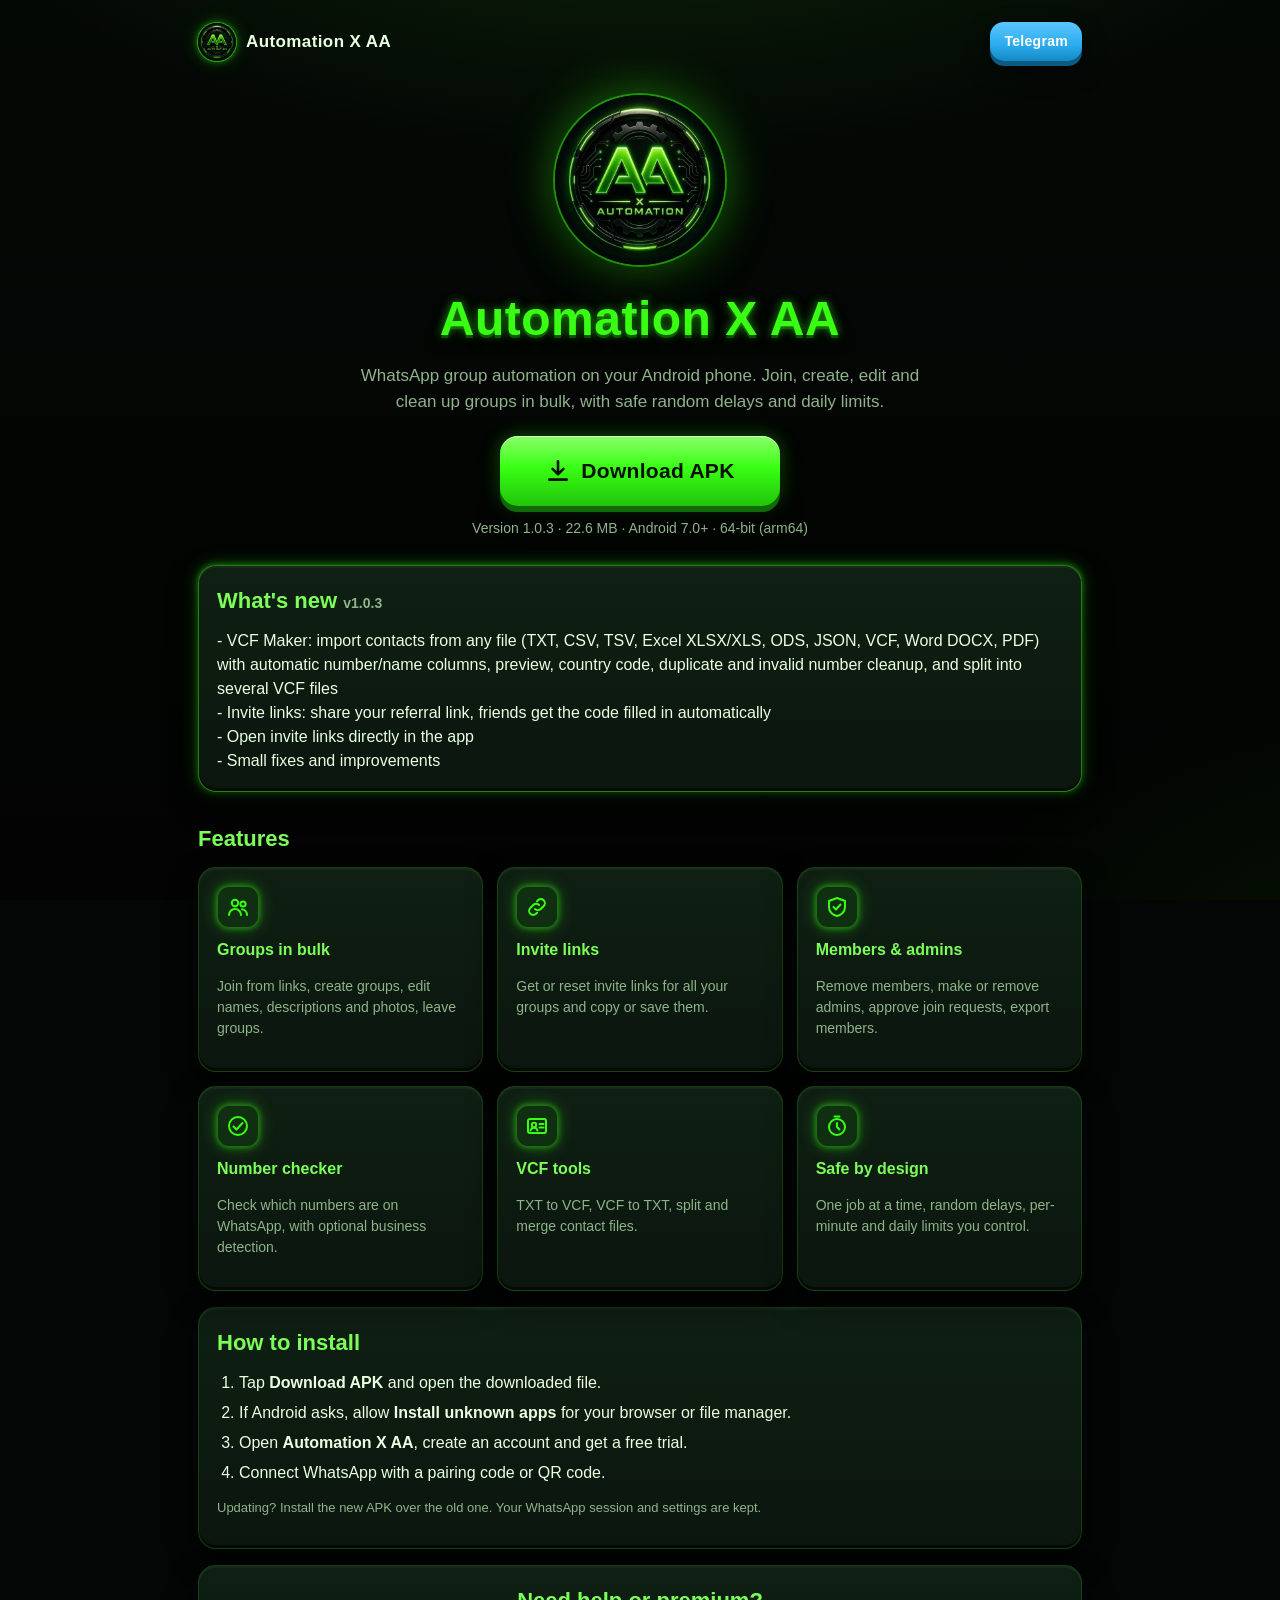
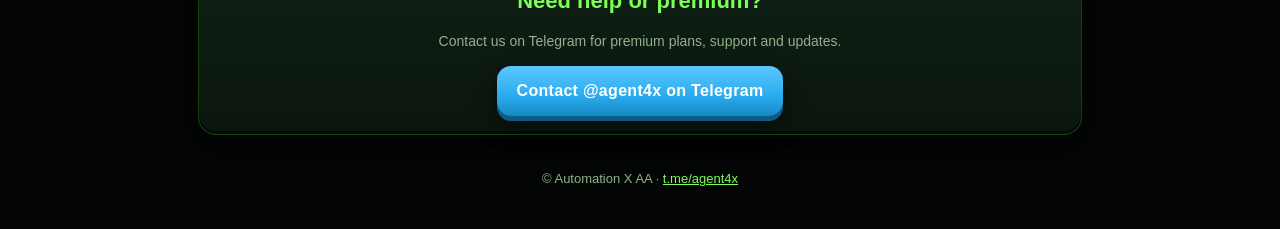
<file: index.html>
<!doctype html>
<html lang="en">
<head>
<meta charset="utf-8">
<meta name="viewport" content="width=device-width, initial-scale=1, viewport-fit=cover">
<title>Automation X AA — WhatsApp group automation for Android</title>
<meta name="description" content="Automation X AA: WhatsApp group automation app for Android. Join, create, edit and manage groups, members and admins, check numbers and build VCF files.">
<meta name="theme-color" content="#030604">
<meta property="og:title" content="Automation X AA">
<meta property="og:description" content="WhatsApp group automation app for Android. Download the APK.">
<meta property="og:image" content="assets/logo.png">
<link rel="icon" type="image/png" href="assets/favicon.png">
<link rel="apple-touch-icon" href="assets/apple-touch-icon.png">
<link rel="stylesheet" href="assets/site.css">
</head>
<body>
<div class="wrap">
  <div class="top">
    <img src="assets/logo.webp" alt="" width="38" height="38"><b>Automation X AA</b><span class="sp"></span>
    <a class="btn tg" href="https://t.me/agent4x" target="_blank" rel="noopener" style="padding:9px 14px;font-size:14px">Telegram</a>
  </div>

  <section class="hero">
    <picture><source srcset="assets/logo.webp" type="image/webp"><img class="logo3d" src="assets/logo.png" alt="Automation X AA logo" width="168" height="168"></picture>
    <h1>Automation X AA</h1>
    <p class="lead">WhatsApp group automation on your Android phone. Join, create, edit and clean up groups in bulk, with safe random delays and daily limits.</p>
    <a class="btn big" id="dl" href="downloads/AutomationXAA-latest.apk" download>
      <svg viewBox="0 0 24 24" fill="none" stroke="currentColor" stroke-width="2.4" stroke-linecap="round" stroke-linejoin="round"><path d="M12 3v12M7 10l5 5 5-5M4 20h16"/></svg>
      Download APK
    </a>
    <div class="ver" id="ver">Android 7.0+ · 64-bit (arm64)</div>
  </section>

  <div class="card glow hidden" id="chg"><h2>What's new <span class="muted" id="chgv"></span></h2><pre class="log" id="chgt"></pre></div>

  <h2 style="margin-top:30px">Features</h2>
  <div class="grid feat">
    <div class="card"><div class="ic"><svg viewBox="0 0 24 24" fill="none" stroke="currentColor" stroke-width="2" stroke-linecap="round" stroke-linejoin="round"><circle cx="9" cy="8" r="3.2"/><path d="M3 20c0-3.3 2.7-6 6-6s6 2.7 6 6"/><circle cx="17" cy="9" r="2.6"/><path d="M16 14.2c2.9.3 5 2.8 5 5.8"/></svg></div><h3>Groups in bulk</h3><p class="muted">Join from links, create groups, edit names, descriptions and photos, leave groups.</p></div>
    <div class="card"><div class="ic"><svg viewBox="0 0 24 24" fill="none" stroke="currentColor" stroke-width="2" stroke-linecap="round" stroke-linejoin="round"><path d="M10 14a4 4 0 0 0 5.7 0l3-3a4 4 0 0 0-5.7-5.7l-1 1"/><path d="M14 10a4 4 0 0 0-5.7 0l-3 3a4 4 0 0 0 5.7 5.7l1-1"/></svg></div><h3>Invite links</h3><p class="muted">Get or reset invite links for all your groups and copy or save them.</p></div>
    <div class="card"><div class="ic"><svg viewBox="0 0 24 24" fill="none" stroke="currentColor" stroke-width="2" stroke-linecap="round" stroke-linejoin="round"><path d="M12 3l8 3v6c0 4.5-3.4 8.3-8 9-4.6-.7-8-4.5-8-9V6z"/><path d="M8.5 12l2.5 2.5 4.5-5"/></svg></div><h3>Members & admins</h3><p class="muted">Remove members, make or remove admins, approve join requests, export members.</p></div>
    <div class="card"><div class="ic"><svg viewBox="0 0 24 24" fill="none" stroke="currentColor" stroke-width="2" stroke-linecap="round" stroke-linejoin="round"><circle cx="12" cy="12" r="9"/><path d="M7.5 12.5l3 3 6-6.5"/></svg></div><h3>Number checker</h3><p class="muted">Check which numbers are on WhatsApp, with optional business detection.</p></div>
    <div class="card"><div class="ic"><svg viewBox="0 0 24 24" fill="none" stroke="currentColor" stroke-width="2" stroke-linecap="round" stroke-linejoin="round"><rect x="3" y="5" width="18" height="14" rx="2"/><circle cx="9" cy="11" r="2.2"/><path d="M5.5 16.5c.6-1.8 2-2.7 3.5-2.7s2.9.9 3.5 2.7M14.5 10h4M14.5 13.5h4"/></svg></div><h3>VCF tools</h3><p class="muted">TXT to VCF, VCF to TXT, split and merge contact files.</p></div>
    <div class="card"><div class="ic"><svg viewBox="0 0 24 24" fill="none" stroke="currentColor" stroke-width="2" stroke-linecap="round" stroke-linejoin="round"><circle cx="12" cy="13" r="8"/><path d="M12 9v4l2.5 2.5M9.5 2.5h5"/></svg></div><h3>Safe by design</h3><p class="muted">One job at a time, random delays, per-minute and daily limits you control.</p></div>
  </div>

  <div class="card">
    <h2>How to install</h2>
    <ol class="steps">
      <li>Tap <b>Download APK</b> and open the downloaded file.</li>
      <li>If Android asks, allow <b>Install unknown apps</b> for your browser or file manager.</li>
      <li>Open <b>Automation X AA</b>, create an account and get a free trial.</li>
      <li>Connect WhatsApp with a pairing code or QR code.</li>
    </ol>
    <p class="muted small">Updating? Install the new APK over the old one. Your WhatsApp session and settings are kept.</p>
  </div>

  <div class="card center">
    <h2>Need help or premium?</h2>
    <p class="muted">Contact us on Telegram for premium plans, support and updates.</p>
    <a class="btn tg" href="https://t.me/agent4x" target="_blank" rel="noopener">Contact @agent4x on Telegram</a>
  </div>

  <footer>© Automation X AA · <a href="https://t.me/agent4x" target="_blank" rel="noopener">t.me/agent4x</a></footer>
</div>
<script>
(function () {
  fetch('downloads/latest.json', { cache: 'no-store' }).then(function (r) { if (!r.ok) throw 0; return r.json(); }).then(function (j) {
    var v = document.getElementById('ver');
    var size = j.size ? ' · ' + (j.size / 1048576).toFixed(1) + ' MB' : '';
    v.textContent = 'Version ' + (j.versionName || '') + size + ' · Android 7.0+ · 64-bit (arm64)';
    if (j.changelog) {
      document.getElementById('chgv').textContent = 'v' + (j.versionName || '');
      document.getElementById('chgt').textContent = j.changelog;
      document.getElementById('chg').classList.remove('hidden');
    }
  }).catch(function () {});
})();
</script>
</body>
</html>
</file>
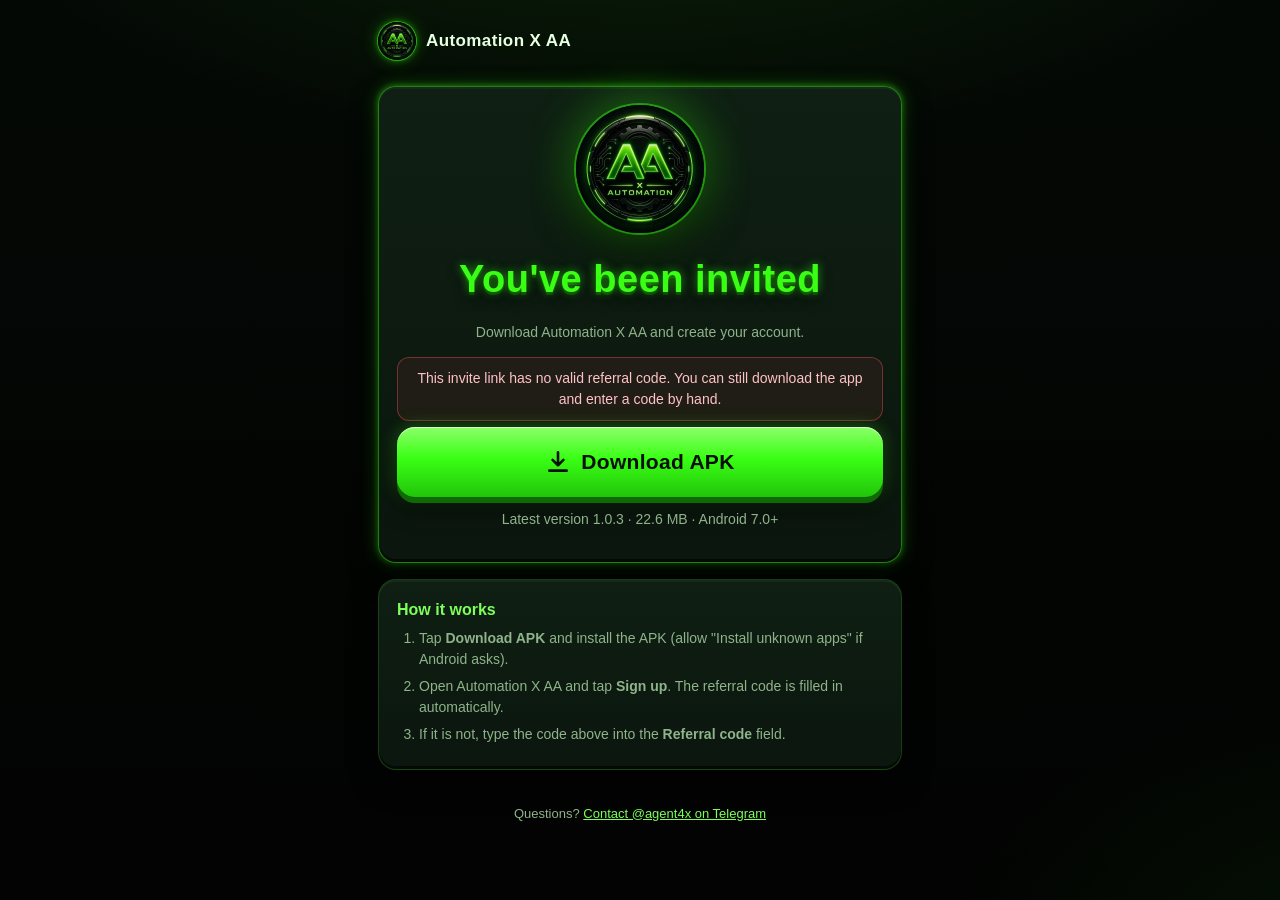
<file: r/index.html>
<!doctype html>
<html lang="en">
<head>
<meta charset="utf-8">
<meta name="viewport" content="width=device-width, initial-scale=1, viewport-fit=cover">
<title>You've been invited — Automation X AA</title>
<meta name="description" content="You've been invited to Automation X AA. Download the app and sign up with this referral code.">
<meta name="theme-color" content="#030604">
<meta name="robots" content="noindex">
<meta property="og:title" content="You've been invited to Automation X AA">
<meta property="og:description" content="Download the app and sign up with my referral code.">
<meta property="og:image" content="../assets/logo.png">
<link rel="icon" type="image/png" href="../assets/favicon.png">
<link rel="stylesheet" href="../assets/site.css">
</head>
<body>
<div class="wrap" style="max-width:560px">
  <div class="top"><a href="../" style="display:flex;align-items:center;gap:10px;color:inherit;text-decoration:none"><img src="../assets/logo.webp" alt="" width="38" height="38"><b>Automation X AA</b></a></div>

  <div class="card glow center" style="margin-top:26px">
    <picture><source srcset="../assets/logo.webp" type="image/webp"><img class="logo3d" src="../assets/logo.png" alt="Automation X AA logo" width="120" height="120" style="width:128px;height:128px"></picture>
    <h1 style="font-size:clamp(26px,7vw,38px)">You've been invited</h1>
    <p class="muted" id="sub">Sign up in Automation X AA with this referral code.</p>
    <div class="code" id="code">—</div>
    <div class="note red hidden" id="bad">This invite link has no valid referral code. You can still download the app and enter a code by hand.</div>
    <a class="btn big block" id="dl" href="../downloads/AutomationXAA-latest.apk" download style="margin-top:6px">
      <svg viewBox="0 0 24 24" fill="none" stroke="currentColor" stroke-width="2.4" stroke-linecap="round" stroke-linejoin="round"><path d="M12 3v12M7 10l5 5 5-5M4 20h16"/></svg>Download APK</a>
    <button class="btn ghost block" id="copy" type="button" style="margin-top:14px">
      <svg viewBox="0 0 24 24" fill="none" stroke="currentColor" stroke-width="2.2" stroke-linecap="round" stroke-linejoin="round"><rect x="9" y="9" width="12" height="12" rx="2"/><path d="M5 15H4a1 1 0 0 1-1-1V4a1 1 0 0 1 1-1h10a1 1 0 0 1 1 1v1"/></svg>Copy code</button>
    <div class="note hidden" id="ok"></div>
    <div id="openWrap" class="hidden" style="margin-top:14px">
      <a class="btn ghost block" id="open" href="#">Open in app</a>
      <p class="muted small" style="margin:6px 0 0">Already have Automation X AA? Open it and the code is filled in for you.</p>
    </div>
    <p class="muted small ver" id="ver"></p>
  </div>

  <div class="card">
    <h3>How it works</h3>
    <ol class="steps muted">
      <li>Tap <b>Download APK</b> and install the APK (allow "Install unknown apps" if Android asks).</li>
      <li>Open Automation X AA and tap <b>Sign up</b>. The referral code is filled in automatically.</li>
      <li>If it is not, type the code above into the <b>Referral code</b> field.</li>
    </ol>
  </div>
  <footer>Questions? <a href="https://t.me/agent4x" target="_blank" rel="noopener">Contact @agent4x on Telegram</a></footer>
</div>
<script>
(function () {
  'use strict';
  var RE = /^[A-Z0-9]{4,16}$/;
  // Accepts ?c=CODE, #CODE and #c=CODE. Returns the upper-case code or null.
  function parseCode(search, hash) {
    var c = null;
    try { c = new URLSearchParams(search || '').get('c'); } catch (_) {}
    if (!c && hash) {
      var h = String(hash).replace(/^#/, '');
      try { h = decodeURIComponent(h); } catch (_) {}
      var m = /^c=(.*)$/i.exec(h);
      c = m ? m[1] : h;
    }
    if (!c) return null;
    c = String(c).trim().toUpperCase();
    return RE.test(c) ? c : null;
  }
  window.AAREF_parseCode = parseCode; // exposed for tests

  function fallbackCopy(text) {
    var ta = document.createElement('textarea');
    ta.value = text; ta.setAttribute('readonly', '');
    ta.style.position = 'fixed'; ta.style.top = '-1000px'; ta.style.opacity = '0';
    document.body.appendChild(ta);
    ta.focus(); ta.select(); ta.setSelectionRange(0, text.length);
    var ok = false;
    try { ok = document.execCommand('copy'); } catch (_) { ok = false; }
    document.body.removeChild(ta);
    return ok;
  }
  // Writes text to the clipboard. Resolves true/false. Never throws.
  function copyText(text) {
    if (navigator.clipboard && window.isSecureContext) {
      return navigator.clipboard.writeText(text).then(function () { return true; }, function () { return fallbackCopy(text); });
    }
    return Promise.resolve(fallbackCopy(text));
  }
  window.AAREF_copyText = copyText;

  var code = parseCode(location.search, location.hash);
  var payload = code ? 'AAREF:' + code : '';
  var $ = function (id) { return document.getElementById(id); };
  var ok = $('ok');
  function say(msg, red) { ok.textContent = msg; ok.classList.toggle('red', !!red); ok.classList.remove('hidden'); }

  if (code) {
    $('code').textContent = code;
    document.title = 'Invite code ' + code + ' — Automation X AA';
  } else {
    $('code').classList.add('hidden');
    $('bad').classList.remove('hidden');
    $('sub').textContent = 'Download Automation X AA and create your account.';
    $('copy').classList.add('hidden');
  }

  $('copy').onclick = function () {
    if (!payload) return;
    copyText(payload).then(function (done) {
      say(done ? 'Code copied. Open the app and tap Sign up — it fills in automatically.' : 'Could not copy. Type the code ' + code + ' in the app when you sign up.', !done);
    });
  };

  $('dl').onclick = function (e) {
    if (!payload) return; // plain download
    e.preventDefault();
    var href = $('dl').getAttribute('href');
    copyText(payload).then(function (done) {
      say(done ? 'Download started. Your code is saved and will be filled in when you sign up.' : 'Download started. When you sign up, enter the code ' + code + '.', !done);
      window.location.href = href;
    });
  };

  // "Open in app": Android only. intent:// opens the app if installed (App Link host = this site), else stays here.
  var isAndroid = /Android/i.test(navigator.userAgent || '');
  if (code && isAndroid) {
    var appLink = location.origin + '/r/?c=' + encodeURIComponent(code);
    var intent = 'intent://' + location.host + '/r/?c=' + encodeURIComponent(code) +
      '#Intent;scheme=https;package=com.automationxaa.app;S.browser_fallback_url=' + encodeURIComponent(location.href) + ';end';
    var a = $('open');
    a.href = intent;
    a.setAttribute('data-applink', appLink);
    a.onclick = function () { copyText(payload); };
    $('openWrap').classList.remove('hidden');
  }

  fetch('../downloads/latest.json', { cache: 'no-store' }).then(function (r) { if (!r.ok) throw 0; return r.json(); }).then(function (j) {
    $('ver').textContent = 'Latest version ' + (j.versionName || '') + (j.size ? ' · ' + (j.size / 1048576).toFixed(1) + ' MB' : '') + ' · Android 7.0+';
  }).catch(function () {});
})();
</script>
</body>
</html>
</file>
<file: assets/site.css>
/* Automation X AA website — same neon-green-on-black 3D theme as the app. All paths in the site are relative. */
:root {
  --bg: #030604; --panel: #0b160e; --panel2: #0f1f13; --line: rgba(57, 255, 20, .18);
  --neon: #39ff14; --neon2: #7dff5a; --neon-dim: #1f9e0c; --text: #e8ffe2; --muted: #8fb38a;
  --danger: #ff4d5e; --tg: #2aabee; --r: 18px;
  --glow: 0 0 6px rgba(57, 255, 20, .55), 0 0 18px rgba(57, 255, 20, .28);
  --depth: 0 12px 28px rgba(0, 0, 0, .7), 0 2px 0 rgba(255, 255, 255, .04) inset, 0 -3px 0 rgba(0, 0, 0, .55) inset;
}
* { box-sizing: border-box; -webkit-tap-highlight-color: transparent; }
html, body { margin: 0; background: var(--bg); color: var(--text); font-family: -apple-system, "Segoe UI", Roboto, "Noto Sans", Arial, sans-serif; font-size: 16px; line-height: 1.5; }
body {
  min-height: 100vh;
  background:
    radial-gradient(1200px 600px at 50% -200px, rgba(57, 255, 20, .13), transparent 60%),
    radial-gradient(800px 500px at 110% 110%, rgba(57, 255, 20, .07), transparent 60%),
    linear-gradient(180deg, #040805 0%, #020302 100%);
  background-attachment: fixed;
}
a { color: var(--neon2); }
.wrap { max-width: 920px; margin: 0 auto; padding: 22px 18px 40px; }
.top { display: flex; align-items: center; gap: 10px; }
.top img { width: 38px; height: 38px; border-radius: 50%; box-shadow: 0 0 0 1px rgba(57, 255, 20, .5), var(--glow); }
.top b { font-size: 17px; letter-spacing: .4px; }
.top .sp { flex: 1; }
.hero { text-align: center; padding: 34px 0 10px; perspective: 900px; }
.logo3d {   /* same as the app's .biglogo (round logo, pulsing neon ring) + a slow 3D float */
  width: 170px; height: 170px; border-radius: 50%; display: block; margin: 0 auto 18px;
  box-shadow: 0 0 0 2px rgba(57, 255, 20, .45), 0 0 50px rgba(57, 255, 20, .45), 0 20px 40px rgba(0, 0, 0, .9);
  animation: pulse 2.4s ease-in-out infinite, float 7s ease-in-out infinite;
}
@keyframes pulse { 50% { box-shadow: 0 0 0 2px rgba(57, 255, 20, .65), 0 0 80px rgba(57, 255, 20, .6), 0 20px 40px rgba(0, 0, 0, .9); } }
@keyframes float { 0%, 100% { transform: perspective(700px) rotateX(8deg) rotateY(-10deg) translateY(0); } 50% { transform: perspective(700px) rotateX(3deg) rotateY(10deg) translateY(-6px); } }
@media (prefers-reduced-motion: reduce) { .logo3d { animation: none; } }
h1 { font-size: clamp(28px, 8vw, 48px); margin: 0 0 8px; color: var(--neon); text-shadow: 0 0 10px rgba(57, 255, 20, .6), 0 3px 0 #0c3a05, 0 6px 14px rgba(0, 0, 0, .8); letter-spacing: .5px; }
h2 { font-size: 22px; margin: 0 0 12px; color: var(--neon2); }
h3 { font-size: 16px; margin: 0 0 6px; color: var(--neon2); }
.lead { color: var(--muted); font-size: 17px; max-width: 560px; margin: 0 auto 22px; }
.muted { color: var(--muted); font-size: 14px; }
.small { font-size: 13px; }
.center { text-align: center; }
.card { background: linear-gradient(180deg, var(--panel2), var(--panel)); border: 1px solid var(--line); border-radius: var(--r); padding: 18px; box-shadow: var(--depth); margin-top: 16px; }
.card.glow { border-color: rgba(57, 255, 20, .45); box-shadow: var(--depth), var(--glow); }
.btn {
  display: inline-flex; align-items: center; justify-content: center; gap: 10px; cursor: pointer; text-decoration: none;
  font: inherit; font-weight: 800; color: #041003; background: linear-gradient(180deg, #8dff6a 0%, #39ff14 45%, #22c40a 100%);
  border: 0; border-radius: 14px; padding: 13px 20px; letter-spacing: .3px;
  box-shadow: 0 6px 0 #0f6a05, 0 12px 22px rgba(0, 0, 0, .6), 0 0 18px rgba(57, 255, 20, .35), 0 1px 0 rgba(255, 255, 255, .6) inset;
  transition: transform .06s, box-shadow .06s;
}
.btn:active { transform: translateY(4px); box-shadow: 0 2px 0 #0f6a05, 0 6px 12px rgba(0, 0, 0, .6), 0 0 12px rgba(57, 255, 20, .3); }
.btn.big { font-size: 21px; padding: 19px 30px; border-radius: 18px; min-width: 280px; animation: btnglow 2.4s ease-in-out infinite; }
.btn.big svg { width: 26px; height: 26px; }
@keyframes btnglow { 50% { box-shadow: 0 6px 0 #0f6a05, 0 12px 22px rgba(0, 0, 0, .6), 0 0 34px rgba(57, 255, 20, .6), 0 1px 0 rgba(255, 255, 255, .6) inset; } }
@media (prefers-reduced-motion: reduce) { .btn.big { animation: none; } }
.btn.big:active { animation: none; }
.btn.ghost { background: linear-gradient(180deg, #13261a, #0b160e); color: var(--neon2); border: 1px solid rgba(57, 255, 20, .45); box-shadow: 0 4px 0 #050b06, 0 8px 18px rgba(0, 0, 0, .6); }
.btn.tg { background: linear-gradient(180deg, #5cc7ff, #2aabee 60%, #1688c4); color: #fff; box-shadow: 0 5px 0 #0d5a82, 0 10px 22px rgba(0, 0, 0, .6); }
.btn.block { display: flex; width: 100%; }
.btn svg { width: 22px; height: 22px; flex: none; }
.ver { margin-top: 12px; color: var(--muted); font-size: 14px; min-height: 21px; }
.grid { display: grid; grid-template-columns: repeat(auto-fit, minmax(240px, 1fr)); gap: 14px; }
.grid .card { margin-top: 0; }
.feat .ic { width: 42px; height: 42px; border-radius: 12px; display: grid; place-items: center; color: var(--neon); background: rgba(57, 255, 20, .08); border: 1px solid rgba(57, 255, 20, .3); box-shadow: var(--glow); margin-bottom: 10px; }
.feat .ic svg { width: 24px; height: 24px; }
ol.steps { margin: 0; padding-left: 22px; }
ol.steps li { margin: 6px 0; }
pre.log { white-space: pre-wrap; margin: 0; font: inherit; color: var(--text); }
.code {
  font-family: ui-monospace, "SFMono-Regular", Menlo, Consolas, monospace; font-size: clamp(32px, 10vw, 52px); font-weight: 800; letter-spacing: 6px;
  color: var(--neon); text-shadow: 0 0 12px rgba(57, 255, 20, .6), 0 4px 0 #0c3a05; padding: 16px 10px; margin: 14px 0;
  background: #020602; border: 1px dashed rgba(57, 255, 20, .5); border-radius: 16px; word-break: break-all;
}
.row { display: flex; gap: 12px; flex-wrap: wrap; }
.row > .btn { flex: 1 1 200px; }
.note { margin-top: 12px; padding: 10px 14px; border-radius: 12px; font-size: 14px; border: 1px solid rgba(57, 255, 20, .35); background: rgba(57, 255, 20, .07); color: #c8ffbb; }
.note.red { border-color: rgba(255, 77, 94, .4); background: rgba(255, 77, 94, .08); color: #ffc2c8; }
.hidden { display: none !important; }
footer { text-align: center; color: var(--muted); font-size: 13px; margin-top: 34px; }

.brand { font-size: 26px; font-weight: 900; text-shadow: var(--glow); letter-spacing: .5px; color: var(--text); }
.btn.block.big { min-width: 0; }
</file>
